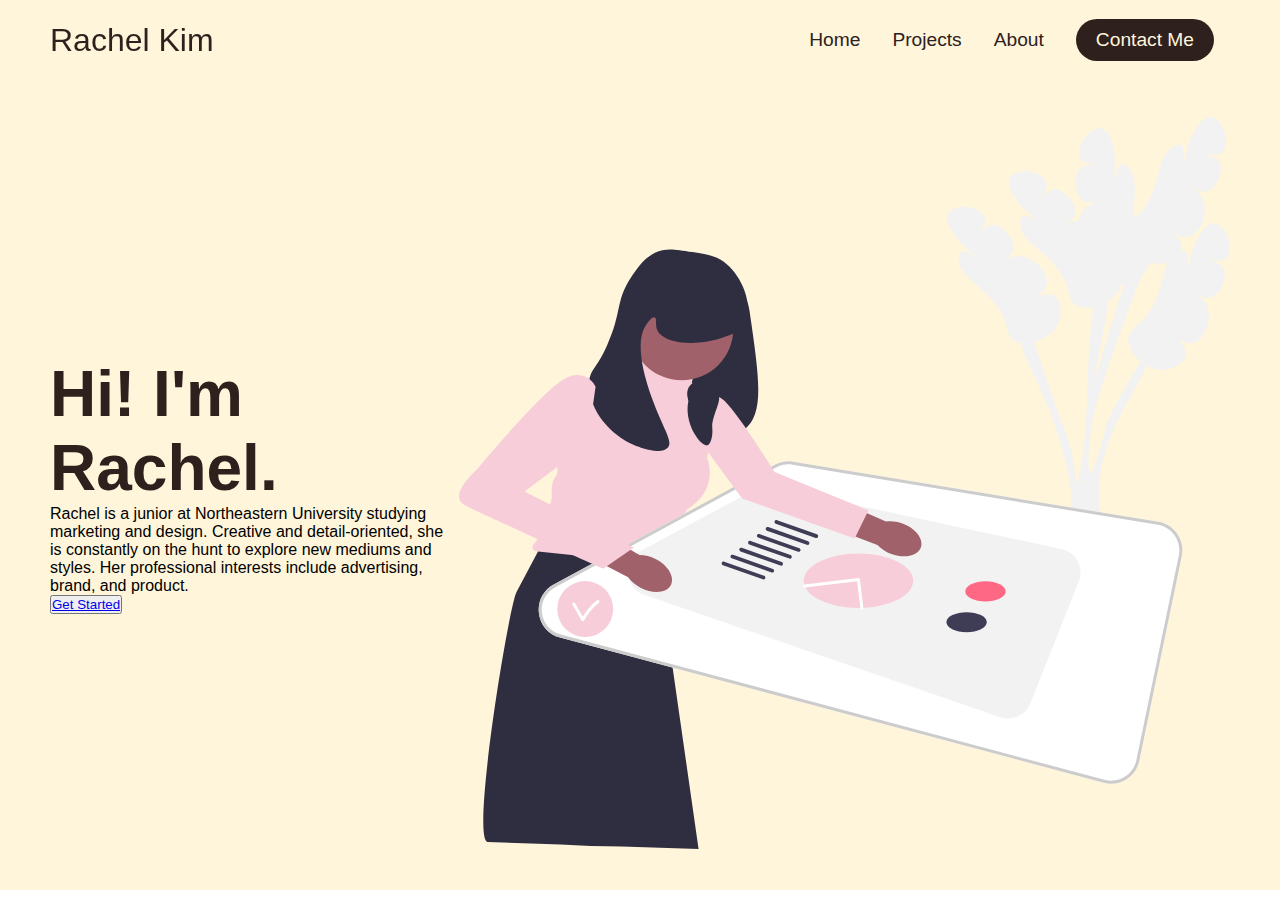
<file: index.html>
<!DOCTYPE html>
<html lang="en">
<head>
    <meta charset="UTF-8">
    <meta http-equiv="X-UA-Compatible" content="IE=edge">
    <meta name="viewport" content="width=device-width, initial-scale=1.0">
    <title>Home | Rachel's Portfolio</title>
    <link rel="stylesheet" href="styles.css">
</head>
<body>
    <!-- NAV BAR SECTION -->
    <nav class="navbar">
        <div class="navbar__container">
            <a href="/" id="navbar__logo">Rachel Kim</a>
            <div class="navbar__toggle" id="mobile-menu">
                <span class="bar"></span>
                <span class="bar"></span>
                <span class="bar"></span>
            </div>
            <ul class="navbar__menu">
                <li class="navbar__item">
                    <a href="/" class="navbar__links">
                    Home
                    </a>
                </li>
                <li class="navbar__item">
                    <a href="/tech.html" class="navbar__links">
                    Projects
                    </a>
                </li>
                <li class="navbar__item">
                    <a href="/" class="navbar__links">
                    About
                    </a>
                </li>
                <li class="navbar__btn">
                    <a href="/" class="button">
                    Contact Me
                    </a>
                </li>
            </ul>
        </div>
    </nav>
    
    <!--HERO  SECTION-->
    <div class="main">
        <div class="main__container">
            <div class="main__content">
                <h1>Hi! I'm Rachel.</h1>
                <p>Rachel is a junior at Northeastern University studying marketing and design. Creative and detail-oriented, 
                    she is constantly on the hunt to explore new mediums and styles. Her professional interests include advertising, 
                    brand, and product.</p>
                <button class="main__btn"><a href="/">Get Started</a></button>

            </div>
            <div class="main__img--container">
                <img src="images/pic1.svg" alt="pic" id="main__img">
            </div>
        </div>
    </div>
    <script src="app.js"></script>
</body>



</html>
</file>
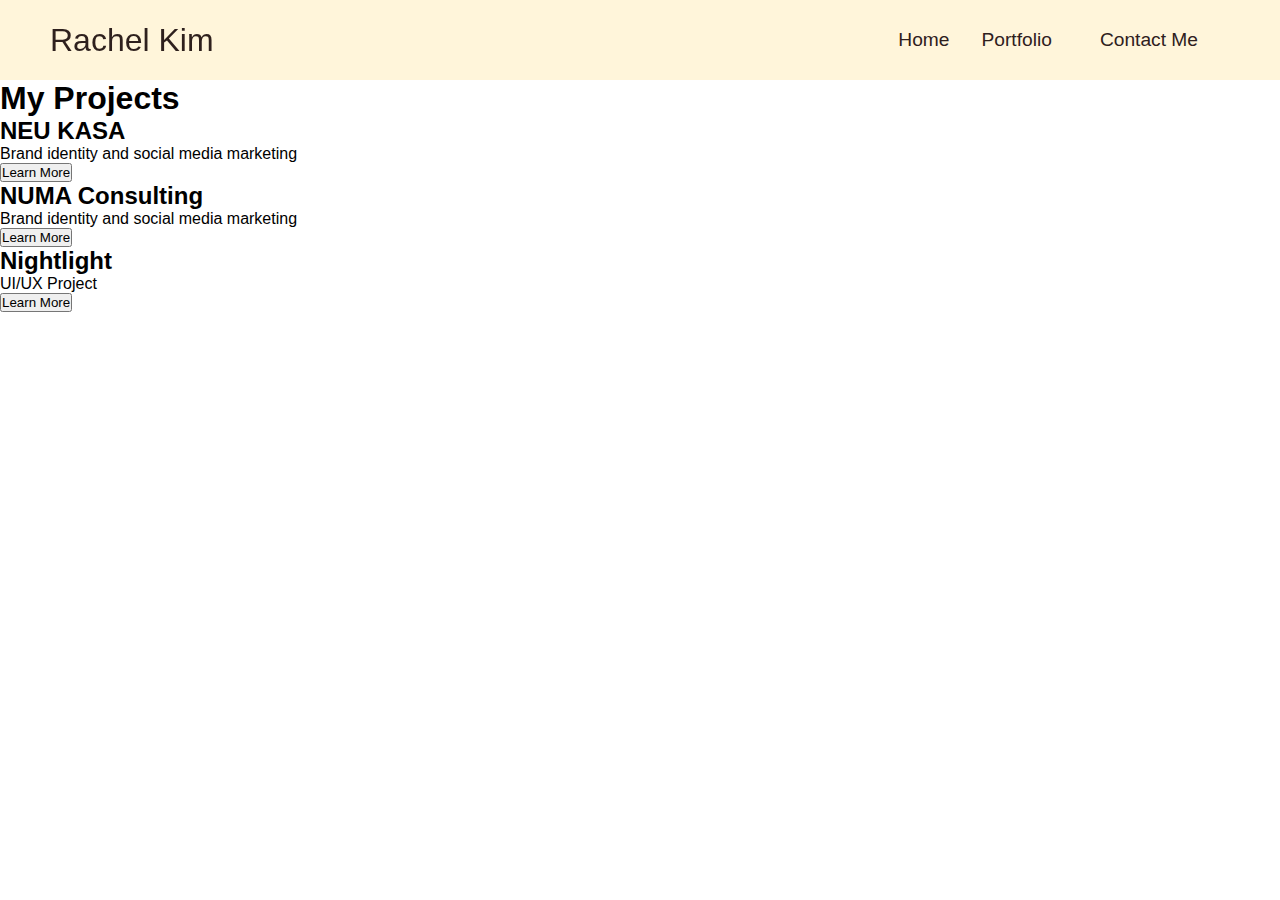
<file: projects.html>
<!DOCTYPE html>
<html lang="en">
<head>
    <meta charset="UTF-8">
    <meta http-equiv="X-UA-Compatible" content="IE=edge">
    <meta name="viewport" content="width=device-width, initial-scale=1.0">
    <title>Projects | Rachel Kim</title>
    <link rel="stylesheet" href="styles.css">
</head>
<body>
    <!-- NAV BAR SECTION -->
    <nav class="navbar">
        <div class="navbar__container">
            <a href="/" id="navbar__logo">Rachel Kim</a>
            <div class="navbar__toggle" id="mobile-menu">
                <span class="bar"></span>
                <span class="bar"></span>
                <span class="bar"></span>
            </div>
            <ul class="navbar__menu">
                <li class="navbar__item">
                    <a href="/" class="navbar__links">
                    Home
                    </a>
                </li>
                <li class="navbar__item">
                    <a href="/projects.html" class="navbar__links">
                    Portfolio
                    </a>
                </li>
                <li class="navbar__btn">
                    <a href="/" class="navbar__links">
                    Contact Me
                    </a>
                </li>
            </ul>
        </div>
    </nav>

    <!--PROJECTS SECTION-->
    <div class="projects">
        <h1>My Projects</h1>
        <div class="projects__container">
            <div class="projects__card">
                <h2>NEU KASA</h2>
                <p>Brand identity and social media marketing</p>
                <button>Learn More</button>
            </div>
            <div class="projects__card">
                <h2>NUMA Consulting</h2>
                <p>Brand identity and social media marketing</p>
                <button>Learn More</button>
            </div>
            <div class="projects__card">
                <h2>Nightlight</h2>
                <p>UI/UX Project</p>
                <button>Learn More</button>
            </div>
        </div>
    </div>
    <script src="app.js"></script>
</body>
</file>
<file: styles.css>
* {
    box-sizing: border-box;
    margin: 0;
    padding: 0;
    font-family: 'Helvetica Bold', Helvetica, sans-serif;
}

.navbar {
    background: #FFF5DA;
    height: 80px;
    display: flex;
    justify-content: center;
    align-items: center;
    font-size: 1.2rem;
    position: sticky;
    top: 0;
    z-index: 999;
}

.navbar__container {
    display: flex;
    justify-content: space-between;
    height: 80px;
    z-index: 1;
    width: 100%;
    max-width: 1300px;
    margin: 0 auto;
    padding: 0 50px;
    
}

#navbar__logo {
    background-color: #2E201D;
    background-size: 100%;
    -webkit-background-clip: text;
    -moz-background-clip: text;
    -webkit-text-fill-color: transparent;
    -moz-text-fill-color: transparent;
    display: flex;
    align-items: center;
    cursor: pointer;
    text-decoration: none;
    font-size: 2rem;
}

.fa-gem {
    margin-right: 0.5rem;
}

.navbar__menu {
    display: flex;
    align-items: center;
    list-style: none;
    text-align: center;
}

.navbar__item {
    height: 80px;
}

.navbar__links {
    color: #2E201D;
    display: flex;
    align-items: center;
    justify-content: center;
    text-decoration: none;
    padding: 0 1rem;
    height: 100%;
}

.navbar__btn {
    display: flex;
    justify-content: center;
    align-items: center;
    padding: 0 1rem;
    width: 100%;
}

.button {
    display: flex;
    justify-content: center;
    align-items: center;
    text-decoration: none;
    padding: 10px 20px;
    height: 100%;
    width: 100%;
    border: none;
    outline: none;
    border-radius: 100px;
    background-color: #2E201D;
    color: #FFF5DA;
}

.button:hover {
    background: #FF6B71;
    color: #2E201D;
    transition: all 0.4s ease;

}

.navbar__links:hover {
    color: #FF6B71;
    transform: all 0.3s ease;
}

@media screen and (max-width: 960px) {
    .navbar__container {
        display: flex;
        justify-content: space-between;
        height: 80px;
        z-index: 1;
        width: 100%;
        max-width: 1300px;
        padding: 0;
    }

    .navbar__menu {
        display: grid;
        grid-template-columns: auto;
        margin: 0;
        width: 100%;
        position: absolute;
        top: -1000px;
        opacity: 0;
        transform: all 0.5s ease;
        height: 50vh;
        z-index: -1;
        background: #FFF5DA;

    }
    
    /* background */
    .navbar__menu.active {
        background: #FFF5DA;
        top: 100%;
        opacity: 1;
        transition: all 0.5s ease;
        z-index: 99;
        height: 50vh;
        font-size: 1.6rem;
    }

    #navbar__logo {
        padding-left: 25px;
    }

    .navbar__toggle .bar {
        width: 25px;
        height: 3px;
        margin: 5px auto;
        transition: all 0.3s ease-in-out;
        background: #FF6B71;
    }

    .navbar__item {
        width: 100%;
    }

    .navbar__links {
        text-align: center;
        padding: 2rem;
        width: 100%;
        display: table;
    }

    #mobile-menu {
        position: absolute;
        top: 20%;
        right: 5%;
        transform: translate(5%, 20%);
    }

    .navbar__btn {
        padding-bottom:2rem;
    }

    .button {
        display: flex;
        justify-content: center;
        align-items: center;
        width: 80%;
        height: 80px;
        margin: 0;
    }

    .navbar__toggle .bar {
        display: block;
        cursor: pointer;
    }

    #mobile-menu.is-active .bar:nth-child(2) {
        opacity: 0; 
    }

    #mobile-menu.is-active .bar:nth-child(1) {
        transform: translate(8px) rotate(45deg);

    }

    #mobile-menu.is-active .bar:nth-child(3) {
        transform: translate(-8px) rotate(-45deg);

    }
}

/* Hero Section CSS */
.main{
    background-color: #FFF5DA;
}

.main__container {
    display: grid;
    grid-template-columns: 1fr 1fr;
    align-items: center;
    justify-self: center;
    margin: 0 auto;
    height: 90vh;
    background-color: #FFF5DA;
    z-index: 1;
    width: 100%;
    max-width: 1300px;
    padding: 0 50px;
}

.main__content h1 {
    font-size: 4rem;
    color: #2E201D;
    background-size: 100%;
}
</file>
